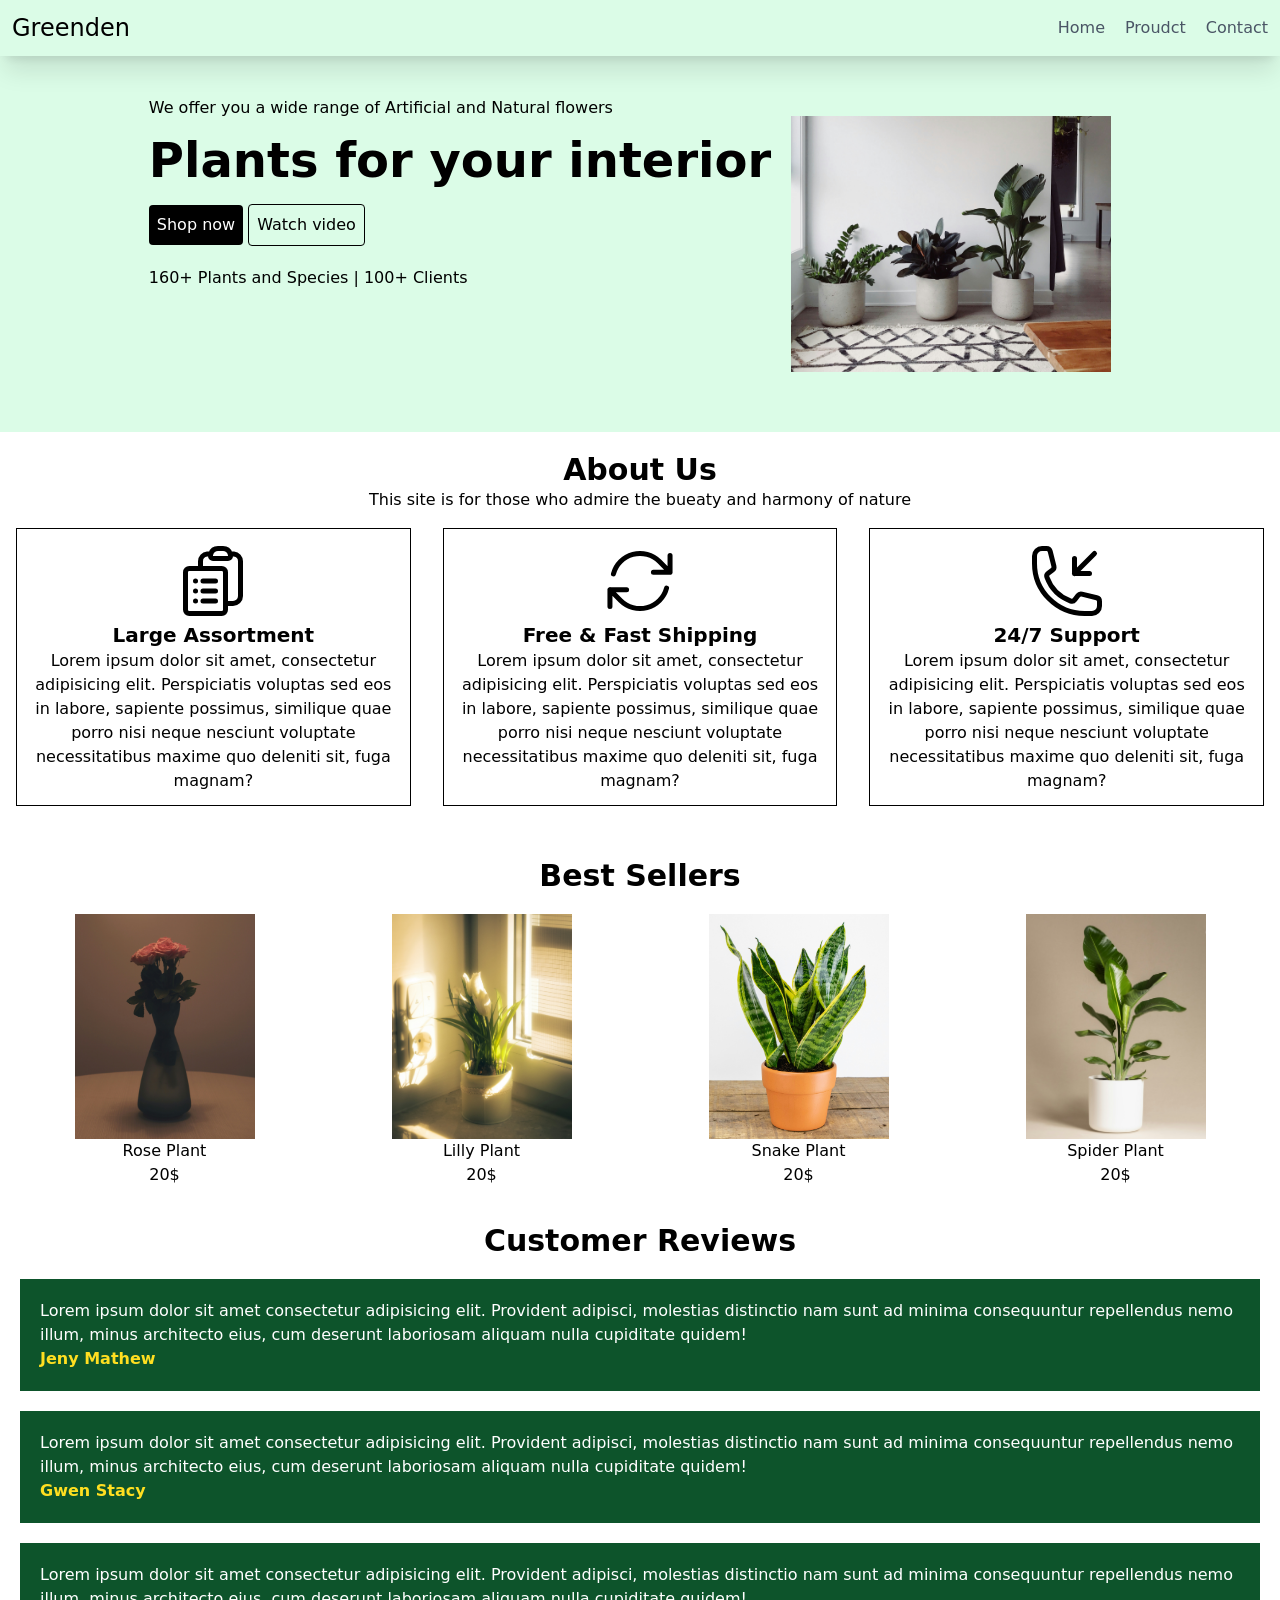
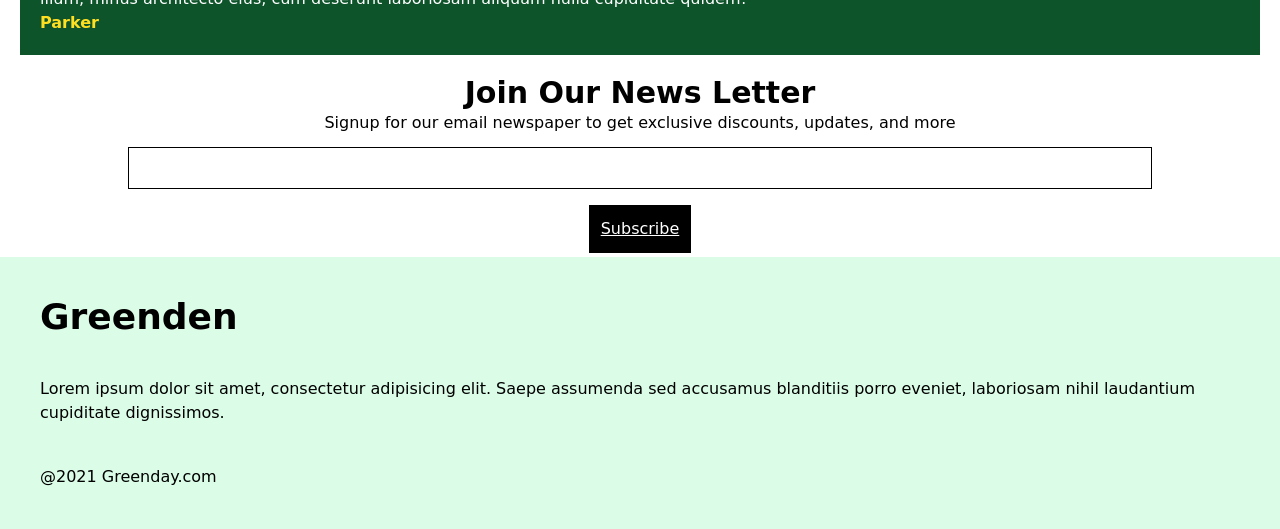
<file: index.html>
<!doctype html>
<html lang="en">
  <head>
    <meta charset="UTF-8" />
    <meta name="viewport" content="width=device-width, initial-scale=1.0" />
    <title>GreenDen</title>
    <!--Tailwind CSS Link-->
    <link href="./src/output.css" rel="stylesheet" />
  </head>
  <body>
    <!--Responsive Navbar-->
    <nav
      class="bg-green-100 p-3 flex items-center justify-between shadow-xl sticky top-0 z-10"
    >
      <h1 class="text-2xl">Greenden</h1>
      <svg
        xmlns="http://www.w3.org/2000/svg"
        fill="none"
        viewBox="0 0 24 24"
        stroke-width="1.5"
        stroke="currentColor"
        class="size-6 md:hidden"
        id="menuicon"
      >
        <path
          stroke-linecap="round"
          stroke-linejoin="round"
          d="M3.75 6.75h16.5M3.75 12h16.5m-16.5 5.25h16.5"
        />
      </svg>

      <ul class="flex gap-5 text-gray-600 hidden md:flex">
        <li>
          <a class="hover:underline hover:text-black" href="./index.html">Home</a>
        </li>
        <li>
          <a class="hover:underline hover:text-black" href="./proudct_page.html">Proudct</a>
        </li>
        <li>
          <a class="hover:underline hover:text-black" href="./contact.html">Contact</a>
        </li>
      </ul>
    </nav>
    <!--Side Nav-->
    <section id="sidenav" class="fixed z-20 top-0 bg-green-100 transition-all duration-1000" style="width: 50%; height: 100vh; right: -50%;">
      <div class="text-right p-5">
        <p id="close-nav" class="inline cursor-pointer">X</p>
      </div>
      <ul class="flex flex-col gap-10 items-center text-gray-600">
        <li>
          <a class="hover:underline hover:text-black" href="./index.html">Home</a>
        </li>
        <li>
          <a class="hover:underline hover:text-black" href="./proudct_page.html">Proudct</a>
        </li>
        <li>
          <a class="hover:underline hover:text-black" href="./contact.html">Contact</a>
        </li>
      </ul>
    </section>
    <!--Header Section-->
    <section class="bg-green-100 p-4 flex justify-center md:p-10">
      <div>
        <p class="mb-4">
          We offer you a wide range of Artificial and Natural flowers
        </p>
        <h2 class="font-bold text-3xl mb-5 md:text-5xl">
          Plants for your interior
        </h2>
        <div>
          <button class="bg-black rounded p-2 text-white">Shop now</button>
          <button class="bg-transparent border border-black rounded p-2">
            Watch video
          </button>
        </div>
        <p class="mt-5">160+ Plants and Species | 100+ Clients</p>
      </div>
      <div class="hidden md:block p-5">
        <img
          src="./images/header-section-image.jpg"
          alt="plant_image"
          class="w-80"
        />
      </div>
    </section>
    <!--About Us Section-->
    <section class="text-center">
      <h1 class="text-3xl font-bold mt-5">About Us</h1>
      <p>This site is for those who admire the bueaty and harmony of nature</p>
      <div class="md:flex">
        <div class="border p-3 m-4">
          <svg
            xmlns="http://www.w3.org/2000/svg"
            fill="none"
            viewBox="0 0 24 24"
            stroke-width="1.5"
            stroke="currentColor"
            class="size-20 inline"
          >
            <path
              stroke-linecap="round"
              stroke-linejoin="round"
              d="M9 12h3.75M9 15h3.75M9 18h3.75m3 .75H18a2.25 2.25 0 0 0 2.25-2.25V6.108c0-1.135-.845-2.098-1.976-2.192a48.424 48.424 0 0 0-1.123-.08m-5.801 0c-.065.21-.1.433-.1.664 0 .414.336.75.75.75h4.5a.75.75 0 0 0 .75-.75 2.25 2.25 0 0 0-.1-.664m-5.8 0A2.251 2.251 0 0 1 13.5 2.25H15c1.012 0 1.867.668 2.15 1.586m-5.8 0c-.376.023-.75.05-1.124.08C9.095 4.01 8.25 4.973 8.25 6.108V8.25m0 0H4.875c-.621 0-1.125.504-1.125 1.125v11.25c0 .621.504 1.125 1.125 1.125h9.75c.621 0 1.125-.504 1.125-1.125V9.375c0-.621-.504-1.125-1.125-1.125H8.25ZM6.75 12h.008v.008H6.75V12Zm0 3h.008v.008H6.75V15Zm0 3h.008v.008H6.75V18Z"
            />
          </svg>

          <h2 class="font-bold text-xl">Large Assortment</h2>
          <p>
            Lorem ipsum dolor sit amet, consectetur adipisicing elit.
            Perspiciatis voluptas sed eos in labore, sapiente possimus,
            similique quae porro nisi neque nesciunt voluptate necessitatibus
            maxime quo deleniti sit, fuga magnam?
          </p>
        </div>
        <div class="border p-3 m-4">
          <svg
            xmlns="http://www.w3.org/2000/svg"
            fill="none"
            viewBox="0 0 24 24"
            stroke-width="1.5"
            stroke="currentColor"
            class="size-20 inline"
          >
            <path
              stroke-linecap="round"
              stroke-linejoin="round"
              d="M16.023 9.348h4.992v-.001M2.985 19.644v-4.992m0 0h4.992m-4.993 0 3.181 3.183a8.25 8.25 0 0 0 13.803-3.7M4.031 9.865a8.25 8.25 0 0 1 13.803-3.7l3.181 3.182m0-4.991v4.99"
            />
          </svg>

          <h2 class="font-bold text-xl">Free & Fast Shipping</h2>
          <p>
            Lorem ipsum dolor sit amet, consectetur adipisicing elit.
            Perspiciatis voluptas sed eos in labore, sapiente possimus,
            similique quae porro nisi neque nesciunt voluptate necessitatibus
            maxime quo deleniti sit, fuga magnam?
          </p>
        </div>
        <div class="border p-3 m-4">
          <svg
            xmlns="http://www.w3.org/2000/svg"
            fill="none"
            viewBox="0 0 24 24"
            stroke-width="1.5"
            stroke="currentColor"
            class="size-20 inline"
          >
            <path
              stroke-linecap="round"
              stroke-linejoin="round"
              d="M14.25 9.75v-4.5m0 4.5h4.5m-4.5 0 6-6m-3 18c-8.284 0-15-6.716-15-15V4.5A2.25 2.25 0 0 1 4.5 2.25h1.372c.516 0 .966.351 1.091.852l1.106 4.423c.11.44-.054.902-.417 1.173l-1.293.97a1.062 1.062 0 0 0-.38 1.21 12.035 12.035 0 0 0 7.143 7.143c.441.162.928-.004 1.21-.38l.97-1.293a1.125 1.125 0 0 1 1.173-.417l4.423 1.106c.5.125.852.575.852 1.091V19.5a2.25 2.25 0 0 1-2.25 2.25h-2.25Z"
            />
          </svg>

          <h2 class="font-bold text-xl">24/7 Support</h2>
          <p>
            Lorem ipsum dolor sit amet, consectetur adipisicing elit.
            Perspiciatis voluptas sed eos in labore, sapiente possimus,
            similique quae porro nisi neque nesciunt voluptate necessitatibus
            maxime quo deleniti sit, fuga magnam?
          </p>
        </div>
      </div>
    </section>
    <!--Best Seller Section-->
    <section class="p-4 mt-5 text-center">
      <h1 class="font-bold text-3xl">Best Sellers</h1>
      <div class="mt-5 grid grid-cols-2 gap-5 md:grid-cols-4">
        <div>
          <img
            src="./images/bestseller_1.jpg"
            alt="rose plant"
            class="w-45 inline hover:shadow-xl hover:transform hover:-translate-y-2"
          />
          <h1>Rose Plant</h1>
          <p>20$</p>
        </div>
        <div>
          <img
            src="./images/bestseller_2.jpg"
            alt="lilly plant"
            class="w-45 inline hover:shadow-xl hover:transform hover:-translate-y-2"
          />
          <h1>Lilly Plant</h1>
          <p>20$</p>
        </div>
        <div>
          <img
            src="./images/bestseller_3.jpg"
            alt="snake plant"
            class="w-45 inline hover:shadow-xl hover:transform hover:-translate-y-2"
          />
          <h1>Snake Plant</h1>
          <p>20$</p>
        </div>
        <div>
          <img
            src="./images/bestseller_4.jpg"
            alt="spider plant"
            class="w-45 inline hover:shadow-xl hover:transform hover:-translate-y-2"
          />
          <h1>Spider Plant</h1>
          <p>20$</p>
        </div>
      </div>
    </section>
    <!--Customer Review Section-->
    <section>
      <h1 class="font-bold text-3xl mt-5 text-center">Customer Reviews</h1>
      <div class="flex flex-col gap-5 justify-center text-white m-5">
        <div class="bg-green-900 p-5 container">
          <p>
            Lorem ipsum dolor sit amet consectetur adipisicing elit. Provident
            adipisci, molestias distinctio nam sunt ad minima consequuntur
            repellendus nemo illum, minus architecto eius, cum deserunt
            laboriosam aliquam nulla cupiditate quidem!
          </p>
          <p class="font-bold text-yellow-300">Jeny Mathew</p>
        </div>
        <div class="bg-green-900 p-5 container">
          <p>
            Lorem ipsum dolor sit amet consectetur adipisicing elit. Provident
            adipisci, molestias distinctio nam sunt ad minima consequuntur
            repellendus nemo illum, minus architecto eius, cum deserunt
            laboriosam aliquam nulla cupiditate quidem!
          </p>
          <p class="font-bold text-yellow-300">Gwen Stacy</p>
        </div>
        <div class="bg-green-900 p-5 container">
          <p>
            Lorem ipsum dolor sit amet consectetur adipisicing elit. Provident
            adipisci, molestias distinctio nam sunt ad minima consequuntur
            repellendus nemo illum, minus architecto eius, cum deserunt
            laboriosam aliquam nulla cupiditate quidem!
          </p>
          <p class="font-bold text-yellow-300">Parker</p>
        </div>
      </div>
    </section>
    <!--News Letter Section-->
    <section class="text-center">
      <h1 class="text-3xl font-bold text-center mt-5">Join Our News Letter</h1>
      <p>
        Signup for our email newspaper to get exclusive discounts, updates, and
        more
      </p>
      <input
        type="text"
        class="border border-black p-2 m-3"
        style="width: 80%"
      />
      <br />
      <button class="bg-black text-white p-3 m-1 underline">Subscribe</button>
    </section>
    <!--Footer Section-->
    <section class="bg-green-100 p-10 flex flex-col gap-10">
      <h1 class="text-4xl font-bold">Greenden</h1>
      <p>
        Lorem ipsum dolor sit amet, consectetur adipisicing elit. Saepe
        assumenda sed accusamus blanditiis porro eveniet, laboriosam nihil
        laudantium cupiditate dignissimos.
      </p>
      <p>@2021 Greenday.com</p>
    </section>
    <!--JS file-->
    <script src="./index.js"></script>
  </body>
</html>
</file>
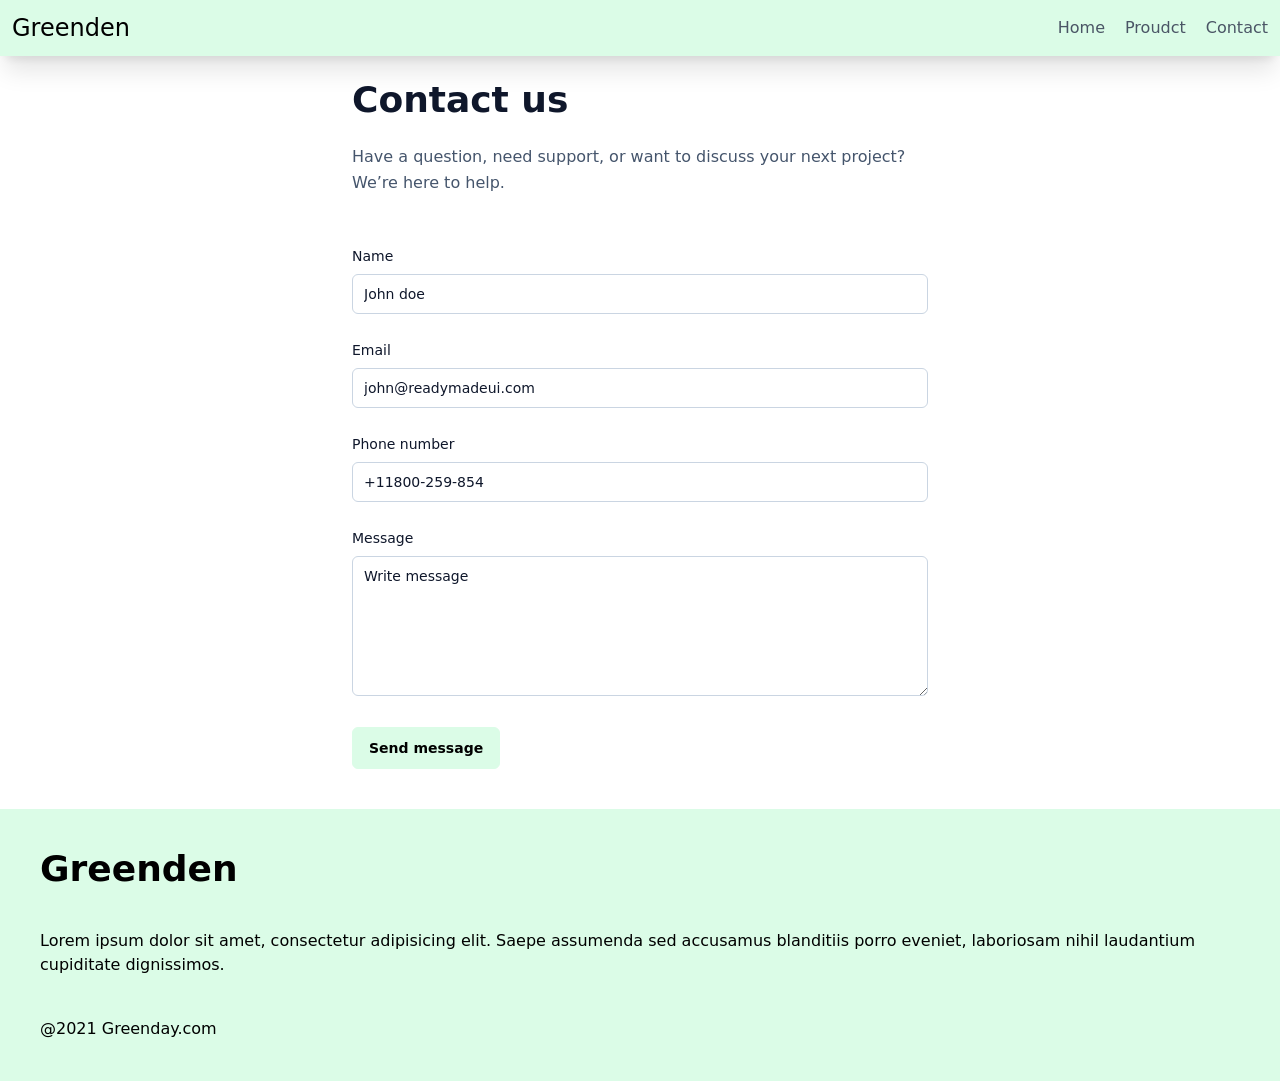
<file: contact.html>
<!doctype html>
<html lang="en">
  <head>
    <meta charset="UTF-8" />
    <meta name="viewport" content="width=device-width, initial-scale=1.0" />
    <title>Contact us</title>
    <!--Tailwind CSS Link-->
    <link href="./src/output.css" rel="stylesheet" />
  </head>
  <body>
    <!--Responsive Navbar-->
    <nav
      class="bg-green-100 p-3 flex items-center justify-between shadow-xl sticky top-0 z-10"
    >
      <h1 class="text-2xl">Greenden</h1>
      <svg
        xmlns="http://www.w3.org/2000/svg"
        fill="none"
        viewBox="0 0 24 24"
        stroke-width="1.5"
        stroke="currentColor"
        class="size-6 md:hidden"
        id="menuicon"
      >
        <path
          stroke-linecap="round"
          stroke-linejoin="round"
          d="M3.75 6.75h16.5M3.75 12h16.5m-16.5 5.25h16.5"
        />
      </svg>

      <ul class="flex gap-5 text-gray-600 hidden md:flex">
        <li>
          <a class="hover:underline hover:text-black" href="./index.html"
            >Home</a
          >
        </li>
        <li>
          <a class="hover:underline hover:text-black" href="./proudct_page.html"
            >Proudct</a
          >
        </li>
        <li>
          <a class="hover:underline hover:text-black" href="./contact.html"
            >Contact</a
          >
        </li>
      </ul>
    </nav>
    <!--Side Nav-->
    <section id="sidenav" class="fixed z-20 top-0 bg-green-100 transition-all duration-1000" style="width: 50%; height: 100vh; right: -50%;">
      <div class="text-right p-5">
        <p id="close-nav" class="inline cursor-pointer">X</p>
      </div>
      <ul class="flex flex-col gap-10 items-center text-gray-600">
        <li>
          <a class="hover:underline hover:text-black" href="./index.html">Home</a>
        </li>
        <li>
          <a class="hover:underline hover:text-black" href="./proudct_page.html">Proudct</a>
        </li>
        <li>
          <a class="hover:underline hover:text-black" href="./contact.html">Contact</a>
        </li>
      </ul>
    </section>
    <!--Contact Form Section-->
    <section class="px-4 md:px-8 mt-6">
      <div class="max-w-xl mx-auto">
        <div class="mb-12">
          <h2 class="text-3xl font-bold text-slate-900 mb-6 md:text-4xl">
            Contact us
          </h2>
          <p class="text-base leading-relaxed text-slate-600">
            Have a question, need support, or want to discuss your next project?
            We’re here to help.
          </p>
        </div>

        <form class="space-y-6">
          <div>
            <label
              for="name"
              class="mb-2 text-slate-900 font-medium text-sm inline-block"
              >Name</label
            >
            <input
              type="text"
              id="name"
              name="name"
              placeholder="John doe"
              class="px-3 py-2.5 text-sm text-slate-900 w-full rounded-md bg-white outline-1 -outline-offset-1 outline-slate-300 focus:outline-2 focus:-outline-offset-2 focus:outline-green-300"
            />
          </div>
          <div>
            <label
              for="email"
              class="mb-2 text-slate-900 font-medium text-sm inline-block"
              >Email</label
            >
            <input
              type="email"
              id="email"
              name="email"
              placeholder="john@readymadeui.com"
              class="px-3 py-2.5 text-sm text-slate-900 w-full rounded-md bg-white outline-1 -outline-offset-1 outline-slate-300 focus:outline-2 focus:-outline-offset-2 focus:outline-green-300"
            />
          </div>
          <div>
            <label
              for="phone"
              class="mb-2 text-slate-900 font-medium text-sm inline-block"
              >Phone number</label
            >
            <input
              type="number"
              id="phone"
              name="phone"
              placeholder="+11800-259-854"
              class="px-3 py-2.5 text-sm text-slate-900 w-full rounded-md bg-white outline-1 -outline-offset-1 outline-slate-300 focus:outline-2 focus:-outline-offset-2 focus:outline-green-300"
            />
          </div>
          <div>
            <label
              for="message"
              class="mb-2 text-slate-900 font-medium text-sm inline-block"
              >Message</label
            >
            <textarea
              placeholder="Write message"
              rows="6"
              type="text"
              id="message"
              name="message"
              class="px-3 py-2.5 text-sm text-slate-900 w-full rounded-md bg-white outline-1 -outline-offset-1 outline-slate-300 focus:outline-2 focus:-outline-offset-2 focus:outline-green-300"
            ></textarea>
          </div>

          <button
            type="submit"
            class="py-2.5 px-4 text-sm rounded-md font-semibold cursor-pointer text-black border border-green-100 bg-green-100 hover:bg-green-300 transition-all focus:outline-none focus-visible:ring-2 focus-visible:ring-green-100"
          >
            Send message
          </button>
        </form>
      </div>
    </section>
    <!--Footer Section-->
    <section class="bg-green-100 p-10 flex flex-col gap-10 mt-10">
      <h1 class="text-4xl font-bold">Greenden</h1>
      <p>
        Lorem ipsum dolor sit amet, consectetur adipisicing elit. Saepe
        assumenda sed accusamus blanditiis porro eveniet, laboriosam nihil
        laudantium cupiditate dignissimos.
      </p>
      <p>@2021 Greenday.com</p>
    </section>
    <script src="./contact.js"></script>
  </body>
</html>
</file>
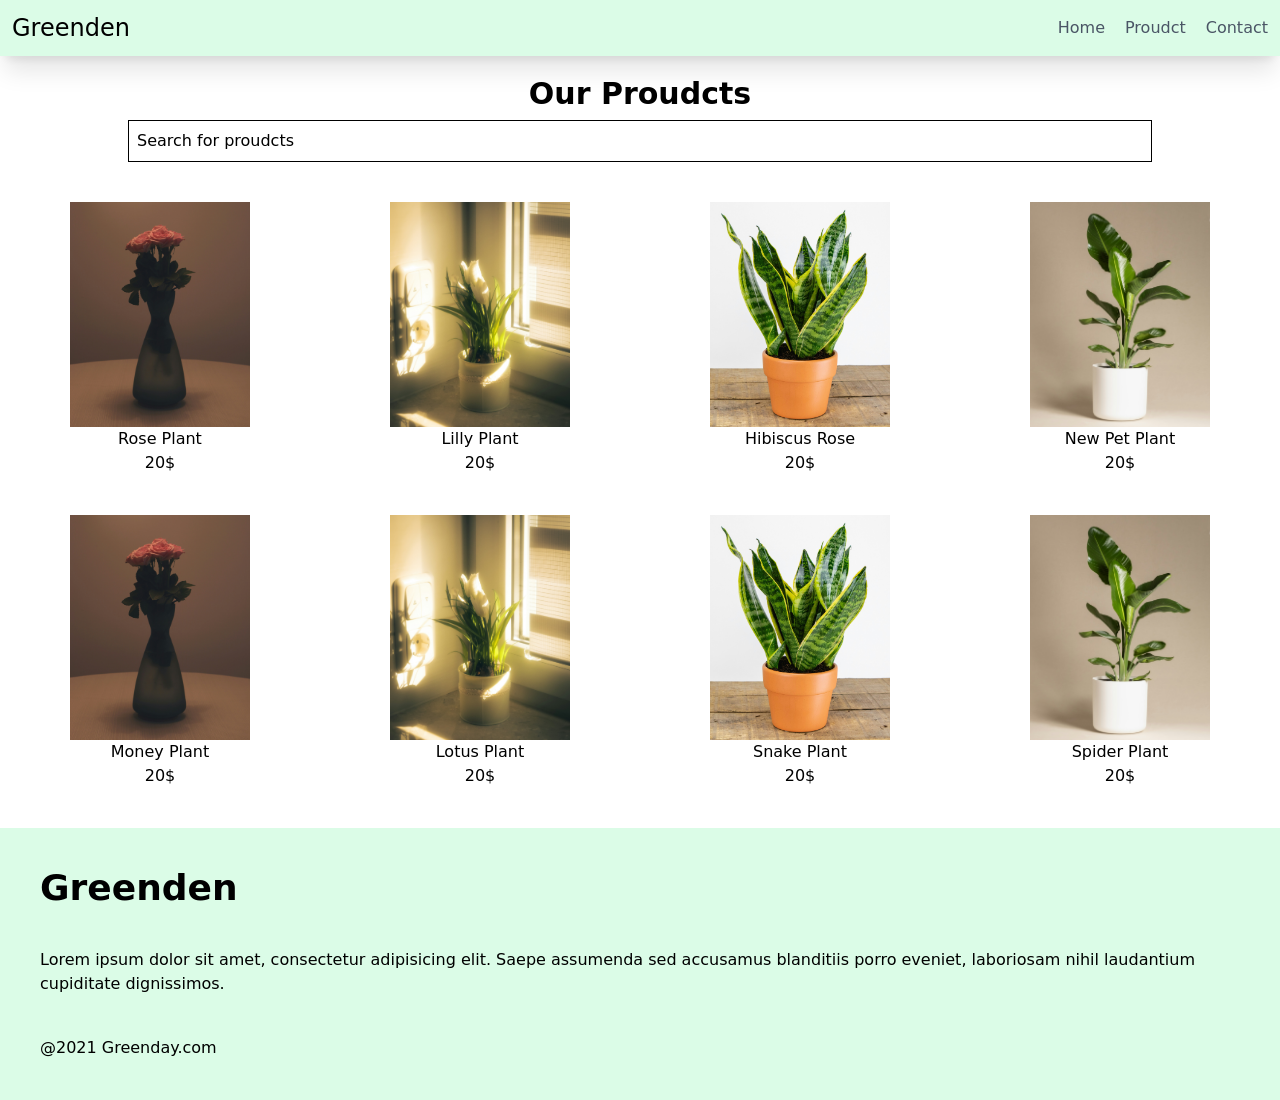
<file: proudct_page.html>
<!doctype html>
<html lang="en">
  <head>
    <meta charset="UTF-8" />
    <meta name="viewport" content="width=device-width, initial-scale=1.0" />
    <title>Proudcts</title>
    <!--Tailwind CSS Link-->
    <link href="./src/output.css" rel="stylesheet" />
  </head>
  <body>
    <!--Responsive Navbar-->
    <nav
      class="bg-green-100 p-3 flex items-center justify-between shadow-xl sticky top-0 z-10"
    >
      <h1 class="text-2xl">Greenden</h1>
      <svg
        xmlns="http://www.w3.org/2000/svg"
        fill="none"
        viewBox="0 0 24 24"
        stroke-width="1.5"
        stroke="currentColor"
        class="size-6 md:hidden"
        id="menuicon"
      >
        <path
          stroke-linecap="round"
          stroke-linejoin="round"
          d="M3.75 6.75h16.5M3.75 12h16.5m-16.5 5.25h16.5"
        />
      </svg>

      <ul class="flex gap-5 text-gray-600 hidden md:flex">
        <li>
          <a class="hover:underline hover:text-black" href="./index.html">Home</a>
        </li>
        <li>
          <a class="hover:underline hover:text-black" href="./proudct_page.html">Proudct</a>
        </li>
        <li>
          <a class="hover:underline hover:text-black" href="./contact.html">Contact</a>
        </li>
      </ul>
    </nav>
    <!--Side Nav-->
    <section id="sidenav" class="fixed z-20 top-0 bg-green-100 transition-all duration-1000" style="width: 50%; height: 100vh; right: -50%;">
      <div class="text-right p-5">
        <p id="close-nav" class="inline cursor-pointer">X</p>
      </div>
      <ul class="flex flex-col gap-10 items-center text-gray-600">
        <li>
          <a class="hover:underline hover:text-black" href="./index.html">Home</a>
        </li>
        <li>
          <a class="hover:underline hover:text-black" href="./proudct_page.html">Proudct</a>
        </li>
        <li>
          <a class="hover:underline hover:text-black" href="./contact.html">Contact</a>
        </li>
      </ul>
    </section>
    <!--Proudcts Section-->
    <section class="mt-5 text-center">
      <h1 class="font-bold text-3xl">Our Proudcts</h1>
      <input
        placeholder="Search for proudcts"
        class="border p-2 mt-2"
        style="width: 80%"
        id="search"
      />
      <div id="productcontainer" class="mt-5 grid grid-cols-2 md:grid-cols-4 p-5 gap-10">
        <div>
          <img
            src="./images/bestseller_1.jpg"
            alt="rose plant"
            class="w-45 inline hover:shadow-xl hover:transform hover:-translate-y-2"
          />
          <h1>Rose Plant</h1>
          <p>20$</p>
        </div>
        <div>
        <img
            src="./images/bestseller_2.jpg"
            alt="lilly plant"
            class="w-45 inline hover:shadow-xl hover:transform hover:-translate-y-2"
          />
          <h1>Lilly Plant</h1>
          <p>20$</p>
        </div>
        <div>
          <img
            src="./images/bestseller_3.jpg"
            alt="snake plant"
            class="w-45 inline hover:shadow-xl hover:transform hover:-translate-y-2"
          />
          <h1>Hibiscus Rose</h1>
          <p>20$</p>
        </div>
        <div>
          <img
            src="./images/bestseller_4.jpg"
            alt="spider plant"
            class="w-45 inline hover:shadow-xl hover:transform hover:-translate-y-2"
          />
          <h1>New Pet Plant</h1>
          <p>20$</p>
        </div>
        <div>
          <img
            src="./images/bestseller_1.jpg"
            alt="rose plant"
            class="w-45 inline hover:shadow-xl hover:transform hover:-translate-y-2"
          />
          <h1>Money Plant</h1>
          <p>20$</p>
        </div>
        <div>
        <img
            src="./images/bestseller_2.jpg"
            alt="lilly plant"
            class="w-45 inline hover:shadow-xl hover:transform hover:-translate-y-2"
          />
          <h1>Lotus Plant</h1>
          <p>20$</p>
        </div>
        <div>
          <img
            src="./images/bestseller_3.jpg"
            alt="snake plant"
            class="w-45 inline hover:shadow-xl hover:transform hover:-translate-y-2"
          />
          <h1>Snake Plant</h1>
          <p>20$</p>
        </div>
        <div>
          <img
            src="./images/bestseller_4.jpg"
            alt="spider plant"
            class="w-45 inline hover:shadow-xl hover:transform hover:-translate-y-2"
          />
          <h1>Spider Plant</h1>
          <p>20$</p>
      </div>
    </section>
    <!--Footer Section-->
    <section class="bg-green-100 p-10 mt-5 flex flex-col gap-10">
      <h1 class="text-4xl font-bold">Greenden</h1>
      <p>
        Lorem ipsum dolor sit amet, consectetur adipisicing elit. Saepe
        assumenda sed accusamus blanditiis porro eveniet, laboriosam nihil
        laudantium cupiditate dignissimos.
      </p>
      <p>@2021 Greenday.com</p>
    </section>
    <script src="./product.js"></script>
  </body>
</html>
</file>
<file: src/output.css>
/*! tailwindcss v4.3.0 | MIT License | https://tailwindcss.com */
@layer properties;
@layer theme, base, components, utilities;
@layer theme {
  :root, :host {
    --font-sans: ui-sans-serif, system-ui, sans-serif, "Apple Color Emoji",
      "Segoe UI Emoji", "Segoe UI Symbol", "Noto Color Emoji";
    --font-mono: ui-monospace, SFMono-Regular, Menlo, Monaco, Consolas, "Liberation Mono",
      "Courier New", monospace;
    --color-yellow-300: oklch(90.5% 0.182 98.111);
    --color-green-100: oklch(96.2% 0.044 156.743);
    --color-green-300: oklch(87.1% 0.15 154.449);
    --color-green-900: oklch(39.3% 0.095 152.535);
    --color-blue-500: oklch(62.3% 0.214 259.815);
    --color-blue-600: oklch(54.6% 0.245 262.881);
    --color-blue-700: oklch(48.8% 0.243 264.376);
    --color-slate-300: oklch(86.9% 0.022 252.894);
    --color-slate-600: oklch(44.6% 0.043 257.281);
    --color-slate-900: oklch(20.8% 0.042 265.755);
    --color-gray-50: oklch(98.5% 0.002 247.839);
    --color-gray-300: oklch(87.2% 0.01 258.338);
    --color-gray-400: oklch(70.7% 0.022 261.325);
    --color-gray-500: oklch(55.1% 0.027 264.364);
    --color-gray-600: oklch(44.6% 0.03 256.802);
    --color-gray-700: oklch(37.3% 0.034 259.733);
    --color-gray-900: oklch(21% 0.034 264.665);
    --color-black: #000;
    --color-white: #fff;
    --spacing: 0.25rem;
    --breakpoint-md: 48rem;
    --container-xl: 36rem;
    --text-sm: 0.875rem;
    --text-sm--line-height: calc(1.25 / 0.875);
    --text-base: 1rem;
    --text-base--line-height: calc(1.5 / 1);
    --text-xl: 1.25rem;
    --text-xl--line-height: calc(1.75 / 1.25);
    --text-2xl: 1.5rem;
    --text-2xl--line-height: calc(2 / 1.5);
    --text-3xl: 1.875rem;
    --text-3xl--line-height: calc(2.25 / 1.875);
    --text-4xl: 2.25rem;
    --text-4xl--line-height: calc(2.5 / 2.25);
    --text-5xl: 3rem;
    --text-5xl--line-height: 1;
    --font-weight-light: 300;
    --font-weight-medium: 500;
    --font-weight-semibold: 600;
    --font-weight-bold: 700;
    --font-weight-extrabold: 800;
    --tracking-tight: -0.025em;
    --leading-relaxed: 1.625;
    --radius-md: 0.375rem;
    --radius-lg: 0.5rem;
    --default-transition-duration: 150ms;
    --default-transition-timing-function: cubic-bezier(0.4, 0, 0.2, 1);
    --default-font-family: var(--font-sans);
    --default-mono-font-family: var(--font-mono);
  }
}
@layer base {
  *, ::after, ::before, ::backdrop, ::file-selector-button {
    box-sizing: border-box;
    margin: 0;
    padding: 0;
    border: 0 solid;
  }
  html, :host {
    line-height: 1.5;
    -webkit-text-size-adjust: 100%;
    tab-size: 4;
    font-family: var(--default-font-family, ui-sans-serif, system-ui, sans-serif, "Apple Color Emoji", "Segoe UI Emoji", "Segoe UI Symbol", "Noto Color Emoji");
    font-feature-settings: var(--default-font-feature-settings, normal);
    font-variation-settings: var(--default-font-variation-settings, normal);
    -webkit-tap-highlight-color: transparent;
  }
  hr {
    height: 0;
    color: inherit;
    border-top-width: 1px;
  }
  abbr:where([title]) {
    -webkit-text-decoration: underline dotted;
    text-decoration: underline dotted;
  }
  h1, h2, h3, h4, h5, h6 {
    font-size: inherit;
    font-weight: inherit;
  }
  a {
    color: inherit;
    -webkit-text-decoration: inherit;
    text-decoration: inherit;
  }
  b, strong {
    font-weight: bolder;
  }
  code, kbd, samp, pre {
    font-family: var(--default-mono-font-family, ui-monospace, SFMono-Regular, Menlo, Monaco, Consolas, "Liberation Mono", "Courier New", monospace);
    font-feature-settings: var(--default-mono-font-feature-settings, normal);
    font-variation-settings: var(--default-mono-font-variation-settings, normal);
    font-size: 1em;
  }
  small {
    font-size: 80%;
  }
  sub, sup {
    font-size: 75%;
    line-height: 0;
    position: relative;
    vertical-align: baseline;
  }
  sub {
    bottom: -0.25em;
  }
  sup {
    top: -0.5em;
  }
  table {
    text-indent: 0;
    border-color: inherit;
    border-collapse: collapse;
  }
  :-moz-focusring {
    outline: auto;
  }
  progress {
    vertical-align: baseline;
  }
  summary {
    display: list-item;
  }
  ol, ul, menu {
    list-style: none;
  }
  img, svg, video, canvas, audio, iframe, embed, object {
    display: block;
    vertical-align: middle;
  }
  img, video {
    max-width: 100%;
    height: auto;
  }
  button, input, select, optgroup, textarea, ::file-selector-button {
    font: inherit;
    font-feature-settings: inherit;
    font-variation-settings: inherit;
    letter-spacing: inherit;
    color: inherit;
    border-radius: 0;
    background-color: transparent;
    opacity: 1;
  }
  :where(select:is([multiple], [size])) optgroup {
    font-weight: bolder;
  }
  :where(select:is([multiple], [size])) optgroup option {
    padding-inline-start: 20px;
  }
  ::file-selector-button {
    margin-inline-end: 4px;
  }
  ::placeholder {
    opacity: 1;
  }
  @supports (not (-webkit-appearance: -apple-pay-button))  or (contain-intrinsic-size: 1px) {
    ::placeholder {
      color: currentcolor;
      @supports (color: color-mix(in lab, red, red)) {
        color: color-mix(in oklab, currentcolor 50%, transparent);
      }
    }
  }
  textarea {
    resize: vertical;
  }
  ::-webkit-search-decoration {
    -webkit-appearance: none;
  }
  ::-webkit-date-and-time-value {
    min-height: 1lh;
    text-align: inherit;
  }
  ::-webkit-datetime-edit {
    display: inline-flex;
  }
  ::-webkit-datetime-edit-fields-wrapper {
    padding: 0;
  }
  ::-webkit-datetime-edit, ::-webkit-datetime-edit-year-field, ::-webkit-datetime-edit-month-field, ::-webkit-datetime-edit-day-field, ::-webkit-datetime-edit-hour-field, ::-webkit-datetime-edit-minute-field, ::-webkit-datetime-edit-second-field, ::-webkit-datetime-edit-millisecond-field, ::-webkit-datetime-edit-meridiem-field {
    padding-block: 0;
  }
  ::-webkit-calendar-picker-indicator {
    line-height: 1;
  }
  :-moz-ui-invalid {
    box-shadow: none;
  }
  button, input:where([type="button"], [type="reset"], [type="submit"]), ::file-selector-button {
    appearance: button;
  }
  ::-webkit-inner-spin-button, ::-webkit-outer-spin-button {
    height: auto;
  }
  [hidden]:where(:not([hidden="until-found"])) {
    display: none !important;
  }
}
@layer utilities {
  .fixed {
    position: fixed;
  }
  .sticky {
    position: sticky;
  }
  .top-0 {
    top: calc(var(--spacing) * 0);
  }
  .right-0 {
    right: calc(var(--spacing) * 0);
  }
  .z-10 {
    z-index: 10;
  }
  .z-20 {
    z-index: 20;
  }
  .container {
    width: 100%;
    @media (width >= 40rem) {
      max-width: 40rem;
    }
    @media (width >= 48rem) {
      max-width: 48rem;
    }
    @media (width >= 64rem) {
      max-width: 64rem;
    }
    @media (width >= 80rem) {
      max-width: 80rem;
    }
    @media (width >= 96rem) {
      max-width: 96rem;
    }
  }
  .m-1 {
    margin: calc(var(--spacing) * 1);
  }
  .m-3 {
    margin: calc(var(--spacing) * 3);
  }
  .m-4 {
    margin: calc(var(--spacing) * 4);
  }
  .m-5 {
    margin: calc(var(--spacing) * 5);
  }
  .mx-auto {
    margin-inline: auto;
  }
  .mt-2 {
    margin-top: calc(var(--spacing) * 2);
  }
  .mt-5 {
    margin-top: calc(var(--spacing) * 5);
  }
  .mt-6 {
    margin-top: calc(var(--spacing) * 6);
  }
  .mt-10 {
    margin-top: calc(var(--spacing) * 10);
  }
  .mb-2 {
    margin-bottom: calc(var(--spacing) * 2);
  }
  .mb-4 {
    margin-bottom: calc(var(--spacing) * 4);
  }
  .mb-5 {
    margin-bottom: calc(var(--spacing) * 5);
  }
  .mb-6 {
    margin-bottom: calc(var(--spacing) * 6);
  }
  .mb-12 {
    margin-bottom: calc(var(--spacing) * 12);
  }
  .block {
    display: block;
  }
  .flex {
    display: flex;
  }
  .grid {
    display: grid;
  }
  .hidden {
    display: none;
  }
  .inline {
    display: inline;
  }
  .inline-block {
    display: inline-block;
  }
  .table {
    display: table;
  }
  .size-6 {
    width: calc(var(--spacing) * 6);
    height: calc(var(--spacing) * 6);
  }
  .size-20 {
    width: calc(var(--spacing) * 20);
    height: calc(var(--spacing) * 20);
  }
  .w-45 {
    width: calc(var(--spacing) * 45);
  }
  .w-80 {
    width: calc(var(--spacing) * 80);
  }
  .w-full {
    width: 100%;
  }
  .max-w-xl {
    max-width: var(--container-xl);
  }
  .border-collapse {
    border-collapse: collapse;
  }
  .transform {
    transform: var(--tw-rotate-x,) var(--tw-rotate-y,) var(--tw-rotate-z,) var(--tw-skew-x,) var(--tw-skew-y,);
  }
  .cursor-pointer {
    cursor: pointer;
  }
  .resize {
    resize: both;
  }
  .grid-cols-2 {
    grid-template-columns: repeat(2, minmax(0, 1fr));
  }
  .flex-col {
    flex-direction: column;
  }
  .items-center {
    align-items: center;
  }
  .justify-between {
    justify-content: space-between;
  }
  .justify-center {
    justify-content: center;
  }
  .gap-5 {
    gap: calc(var(--spacing) * 5);
  }
  .gap-10 {
    gap: calc(var(--spacing) * 10);
  }
  .space-y-6 {
    :where(& > :not(:last-child)) {
      --tw-space-y-reverse: 0;
      margin-block-start: calc(calc(var(--spacing) * 6) * var(--tw-space-y-reverse));
      margin-block-end: calc(calc(var(--spacing) * 6) * calc(1 - var(--tw-space-y-reverse)));
    }
  }
  .rounded {
    border-radius: 0.25rem;
  }
  .rounded-md {
    border-radius: var(--radius-md);
  }
  .border {
    border-style: var(--tw-border-style);
    border-width: 1px;
  }
  .border-black {
    border-color: var(--color-black);
  }
  .border-green-100 {
    border-color: var(--color-green-100);
  }
  .bg-black {
    background-color: var(--color-black);
  }
  .bg-green-100 {
    background-color: var(--color-green-100);
  }
  .bg-green-900 {
    background-color: var(--color-green-900);
  }
  .bg-transparent {
    background-color: transparent;
  }
  .bg-white {
    background-color: var(--color-white);
  }
  .p-2 {
    padding: calc(var(--spacing) * 2);
  }
  .p-3 {
    padding: calc(var(--spacing) * 3);
  }
  .p-4 {
    padding: calc(var(--spacing) * 4);
  }
  .p-5 {
    padding: calc(var(--spacing) * 5);
  }
  .p-10 {
    padding: calc(var(--spacing) * 10);
  }
  .px-3 {
    padding-inline: calc(var(--spacing) * 3);
  }
  .px-4 {
    padding-inline: calc(var(--spacing) * 4);
  }
  .py-2 {
    padding-block: calc(var(--spacing) * 2);
  }
  .py-2\.5 {
    padding-block: calc(var(--spacing) * 2.5);
  }
  .text-center {
    text-align: center;
  }
  .text-right {
    text-align: right;
  }
  .text-2xl {
    font-size: var(--text-2xl);
    line-height: var(--tw-leading, var(--text-2xl--line-height));
  }
  .text-3xl {
    font-size: var(--text-3xl);
    line-height: var(--tw-leading, var(--text-3xl--line-height));
  }
  .text-4xl {
    font-size: var(--text-4xl);
    line-height: var(--tw-leading, var(--text-4xl--line-height));
  }
  .text-base {
    font-size: var(--text-base);
    line-height: var(--tw-leading, var(--text-base--line-height));
  }
  .text-sm {
    font-size: var(--text-sm);
    line-height: var(--tw-leading, var(--text-sm--line-height));
  }
  .text-xl {
    font-size: var(--text-xl);
    line-height: var(--tw-leading, var(--text-xl--line-height));
  }
  .leading-relaxed {
    --tw-leading: var(--leading-relaxed);
    line-height: var(--leading-relaxed);
  }
  .font-bold {
    --tw-font-weight: var(--font-weight-bold);
    font-weight: var(--font-weight-bold);
  }
  .font-medium {
    --tw-font-weight: var(--font-weight-medium);
    font-weight: var(--font-weight-medium);
  }
  .font-semibold {
    --tw-font-weight: var(--font-weight-semibold);
    font-weight: var(--font-weight-semibold);
  }
  .text-black {
    color: var(--color-black);
  }
  .text-gray-600 {
    color: var(--color-gray-600);
  }
  .text-slate-600 {
    color: var(--color-slate-600);
  }
  .text-slate-900 {
    color: var(--color-slate-900);
  }
  .text-white {
    color: var(--color-white);
  }
  .text-yellow-300 {
    color: var(--color-yellow-300);
  }
  .underline {
    text-decoration-line: underline;
  }
  .shadow-xl {
    --tw-shadow: 0 20px 25px -5px var(--tw-shadow-color, rgb(0 0 0 / 0.1)), 0 8px 10px -6px var(--tw-shadow-color, rgb(0 0 0 / 0.1));
    box-shadow: var(--tw-inset-shadow), var(--tw-inset-ring-shadow), var(--tw-ring-offset-shadow), var(--tw-ring-shadow), var(--tw-shadow);
  }
  .outline {
    outline-style: var(--tw-outline-style);
    outline-width: 1px;
  }
  .outline-1 {
    outline-style: var(--tw-outline-style);
    outline-width: 1px;
  }
  .-outline-offset-1 {
    outline-offset: calc(1px * -1);
  }
  .outline-slate-300 {
    outline-color: var(--color-slate-300);
  }
  .transition {
    transition-property: color, background-color, border-color, outline-color, text-decoration-color, fill, stroke, --tw-gradient-from, --tw-gradient-via, --tw-gradient-to, opacity, box-shadow, transform, translate, scale, rotate, filter, -webkit-backdrop-filter, backdrop-filter, display, content-visibility, overlay, pointer-events;
    transition-timing-function: var(--tw-ease, var(--default-transition-timing-function));
    transition-duration: var(--tw-duration, var(--default-transition-duration));
  }
  .transition-all {
    transition-property: all;
    transition-timing-function: var(--tw-ease, var(--default-transition-timing-function));
    transition-duration: var(--tw-duration, var(--default-transition-duration));
  }
  .duration-1000 {
    --tw-duration: 1000ms;
    transition-duration: 1000ms;
  }
  .hover\:-translate-y-2 {
    &:hover {
      @media (hover: hover) {
        --tw-translate-y: calc(var(--spacing) * -2);
        translate: var(--tw-translate-x) var(--tw-translate-y);
      }
    }
  }
  .hover\:transform {
    &:hover {
      @media (hover: hover) {
        transform: var(--tw-rotate-x,) var(--tw-rotate-y,) var(--tw-rotate-z,) var(--tw-skew-x,) var(--tw-skew-y,);
      }
    }
  }
  .hover\:bg-green-300 {
    &:hover {
      @media (hover: hover) {
        background-color: var(--color-green-300);
      }
    }
  }
  .hover\:text-black {
    &:hover {
      @media (hover: hover) {
        color: var(--color-black);
      }
    }
  }
  .hover\:underline {
    &:hover {
      @media (hover: hover) {
        text-decoration-line: underline;
      }
    }
  }
  .hover\:shadow-xl {
    &:hover {
      @media (hover: hover) {
        --tw-shadow: 0 20px 25px -5px var(--tw-shadow-color, rgb(0 0 0 / 0.1)), 0 8px 10px -6px var(--tw-shadow-color, rgb(0 0 0 / 0.1));
        box-shadow: var(--tw-inset-shadow), var(--tw-inset-ring-shadow), var(--tw-ring-offset-shadow), var(--tw-ring-shadow), var(--tw-shadow);
      }
    }
  }
  .focus\:outline-2 {
    &:focus {
      outline-style: var(--tw-outline-style);
      outline-width: 2px;
    }
  }
  .focus\:-outline-offset-2 {
    &:focus {
      outline-offset: calc(2px * -1);
    }
  }
  .focus\:outline-green-300 {
    &:focus {
      outline-color: var(--color-green-300);
    }
  }
  .focus\:outline-none {
    &:focus {
      --tw-outline-style: none;
      outline-style: none;
    }
  }
  .focus-visible\:ring-2 {
    &:focus-visible {
      --tw-ring-shadow: var(--tw-ring-inset,) 0 0 0 calc(2px + var(--tw-ring-offset-width)) var(--tw-ring-color, currentcolor);
      box-shadow: var(--tw-inset-shadow), var(--tw-inset-ring-shadow), var(--tw-ring-offset-shadow), var(--tw-ring-shadow), var(--tw-shadow);
    }
  }
  .focus-visible\:ring-green-100 {
    &:focus-visible {
      --tw-ring-color: var(--color-green-100);
    }
  }
  .md\:block {
    @media (width >= 48rem) {
      display: block;
    }
  }
  .md\:flex {
    @media (width >= 48rem) {
      display: flex;
    }
  }
  .md\:hidden {
    @media (width >= 48rem) {
      display: none;
    }
  }
  .md\:grid-cols-4 {
    @media (width >= 48rem) {
      grid-template-columns: repeat(4, minmax(0, 1fr));
    }
  }
  .md\:p-10 {
    @media (width >= 48rem) {
      padding: calc(var(--spacing) * 10);
    }
  }
  .md\:px-8 {
    @media (width >= 48rem) {
      padding-inline: calc(var(--spacing) * 8);
    }
  }
  .md\:text-4xl {
    @media (width >= 48rem) {
      font-size: var(--text-4xl);
      line-height: var(--tw-leading, var(--text-4xl--line-height));
    }
  }
  .md\:text-5xl {
    @media (width >= 48rem) {
      font-size: var(--text-5xl);
      line-height: var(--tw-leading, var(--text-5xl--line-height));
    }
  }
}
@property --tw-rotate-x {
  syntax: "*";
  inherits: false;
}
@property --tw-rotate-y {
  syntax: "*";
  inherits: false;
}
@property --tw-rotate-z {
  syntax: "*";
  inherits: false;
}
@property --tw-skew-x {
  syntax: "*";
  inherits: false;
}
@property --tw-skew-y {
  syntax: "*";
  inherits: false;
}
@property --tw-space-y-reverse {
  syntax: "*";
  inherits: false;
  initial-value: 0;
}
@property --tw-border-style {
  syntax: "*";
  inherits: false;
  initial-value: solid;
}
@property --tw-leading {
  syntax: "*";
  inherits: false;
}
@property --tw-font-weight {
  syntax: "*";
  inherits: false;
}
@property --tw-shadow {
  syntax: "*";
  inherits: false;
  initial-value: 0 0 #0000;
}
@property --tw-shadow-color {
  syntax: "*";
  inherits: false;
}
@property --tw-shadow-alpha {
  syntax: "<percentage>";
  inherits: false;
  initial-value: 100%;
}
@property --tw-inset-shadow {
  syntax: "*";
  inherits: false;
  initial-value: 0 0 #0000;
}
@property --tw-inset-shadow-color {
  syntax: "*";
  inherits: false;
}
@property --tw-inset-shadow-alpha {
  syntax: "<percentage>";
  inherits: false;
  initial-value: 100%;
}
@property --tw-ring-color {
  syntax: "*";
  inherits: false;
}
@property --tw-ring-shadow {
  syntax: "*";
  inherits: false;
  initial-value: 0 0 #0000;
}
@property --tw-inset-ring-color {
  syntax: "*";
  inherits: false;
}
@property --tw-inset-ring-shadow {
  syntax: "*";
  inherits: false;
  initial-value: 0 0 #0000;
}
@property --tw-ring-inset {
  syntax: "*";
  inherits: false;
}
@property --tw-ring-offset-width {
  syntax: "<length>";
  inherits: false;
  initial-value: 0px;
}
@property --tw-ring-offset-color {
  syntax: "*";
  inherits: false;
  initial-value: #fff;
}
@property --tw-ring-offset-shadow {
  syntax: "*";
  inherits: false;
  initial-value: 0 0 #0000;
}
@property --tw-outline-style {
  syntax: "*";
  inherits: false;
  initial-value: solid;
}
@property --tw-duration {
  syntax: "*";
  inherits: false;
}
@property --tw-translate-x {
  syntax: "*";
  inherits: false;
  initial-value: 0;
}
@property --tw-translate-y {
  syntax: "*";
  inherits: false;
  initial-value: 0;
}
@property --tw-translate-z {
  syntax: "*";
  inherits: false;
  initial-value: 0;
}
@layer properties {
  @supports ((-webkit-hyphens: none) and (not (margin-trim: inline))) or ((-moz-orient: inline) and (not (color:rgb(from red r g b)))) {
    *, ::before, ::after, ::backdrop {
      --tw-rotate-x: initial;
      --tw-rotate-y: initial;
      --tw-rotate-z: initial;
      --tw-skew-x: initial;
      --tw-skew-y: initial;
      --tw-space-y-reverse: 0;
      --tw-border-style: solid;
      --tw-leading: initial;
      --tw-font-weight: initial;
      --tw-shadow: 0 0 #0000;
      --tw-shadow-color: initial;
      --tw-shadow-alpha: 100%;
      --tw-inset-shadow: 0 0 #0000;
      --tw-inset-shadow-color: initial;
      --tw-inset-shadow-alpha: 100%;
      --tw-ring-color: initial;
      --tw-ring-shadow: 0 0 #0000;
      --tw-inset-ring-color: initial;
      --tw-inset-ring-shadow: 0 0 #0000;
      --tw-ring-inset: initial;
      --tw-ring-offset-width: 0px;
      --tw-ring-offset-color: #fff;
      --tw-ring-offset-shadow: 0 0 #0000;
      --tw-outline-style: solid;
      --tw-duration: initial;
      --tw-translate-x: 0;
      --tw-translate-y: 0;
      --tw-translate-z: 0;
    }
  }
}
</file>
